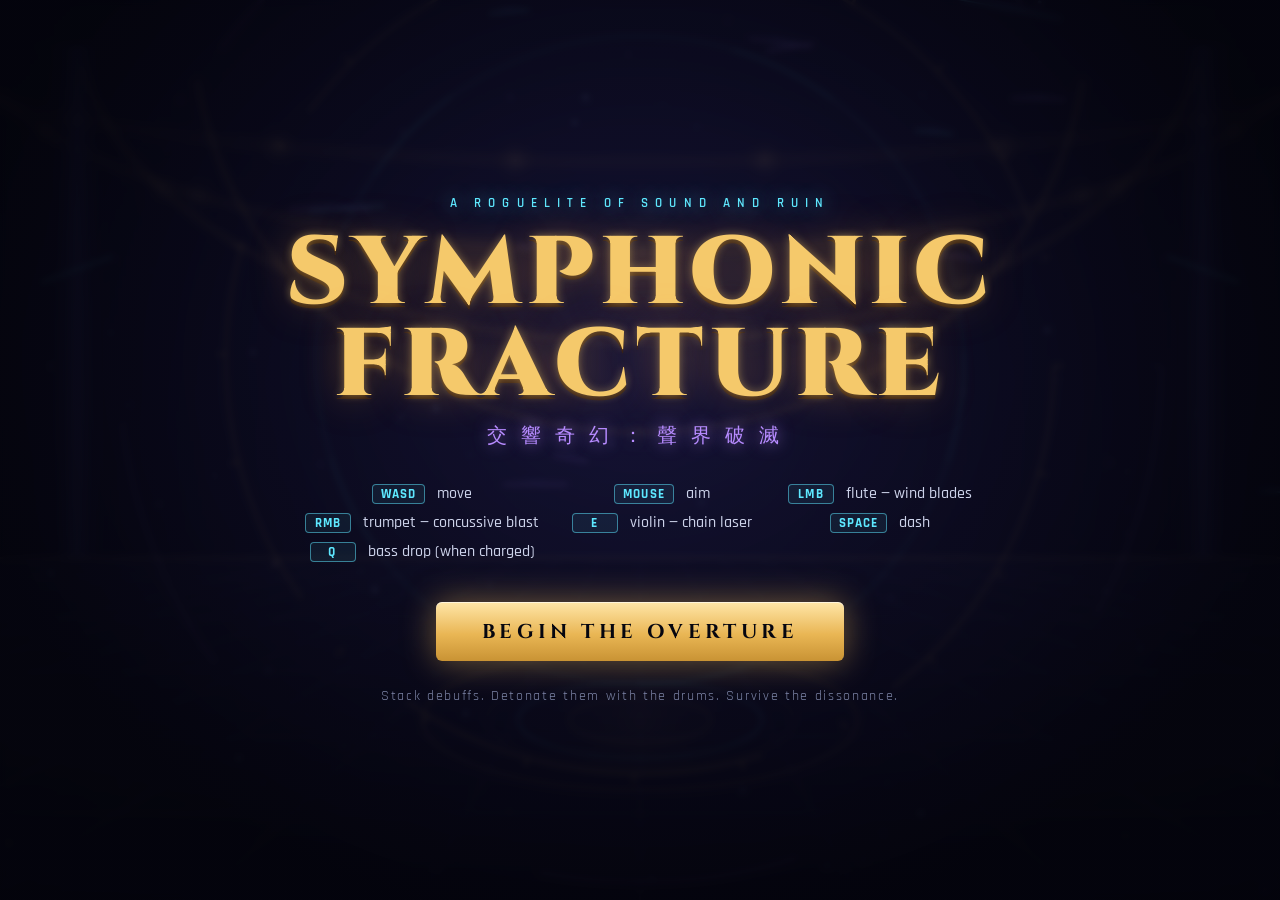
<file: index.html>
<!DOCTYPE html>
<html lang="en">
<head>
<meta charset="UTF-8">
<meta name="viewport" content="width=device-width, initial-scale=1.0">
<title>Symphonic Fracture 交響奇幻：聲界破滅</title>
<link rel="icon" href="data:image/svg+xml,<svg xmlns=%22http://www.w3.org/2000/svg%22 viewBox=%220 0 100 100%22><text y=%22.9em%22 font-size=%2290%22>🎻</text></svg>">
<link rel="stylesheet" href="css/style.css">
</head>
<body>
<div id="game-wrap">
  <canvas id="game"></canvas>

  <!-- HUD -->
  <div id="hud" class="hidden">
    <div id="hud-top">
      <div id="wave-label">MOVEMENT I</div>
      <div id="score-label">0</div>
    </div>
    <div id="hud-bottom">
      <div id="hp-wrap">
        <div class="bar-label">RESONANCE</div>
        <div class="bar"><div id="hp-bar"></div></div>
      </div>
      <div id="bass-wrap">
        <div class="bar-label">BASS DROP <span class="key-hint">[Q]</span></div>
        <div class="bar"><div id="bass-bar"></div></div>
      </div>
      <div id="weapon-dock"></div>
    </div>
    <div id="combo-label" class="hidden">COMBO ×1</div>
  </div>

  <!-- Start menu -->
  <div id="menu" class="screen">
    <div class="menu-inner">
      <div class="title-kicker">A ROGUELITE OF SOUND AND RUIN</div>
      <h1 class="title">SYMPHONIC<br>FRACTURE</h1>
      <div class="title-zh">交響奇幻：聲界破滅</div>
      <div class="menu-controls">
        <div><span class="key">WASD</span> move</div>
        <div><span class="key">MOUSE</span> aim</div>
        <div><span class="key">LMB</span> flute — wind blades</div>
        <div><span class="key">RMB</span> trumpet — concussive blast</div>
        <div><span class="key">E</span> violin — chain laser</div>
        <div><span class="key">SPACE</span> dash</div>
        <div><span class="key">Q</span> bass drop (when charged)</div>
      </div>
      <button id="start-btn" class="big-btn">BEGIN THE OVERTURE</button>
      <div class="menu-foot">Stack debuffs. Detonate them with the drums. Survive the dissonance.</div>
    </div>
  </div>

  <!-- Upgrade picker -->
  <div id="upgrade" class="screen hidden">
    <div class="menu-inner">
      <div class="title-kicker">INTERMISSION</div>
      <h2 class="subtitle">CHOOSE AN ENCORE</h2>
      <div id="upgrade-cards"></div>
    </div>
  </div>

  <!-- Game over -->
  <div id="gameover" class="screen hidden">
    <div class="menu-inner">
      <div class="title-kicker">THE HALL FALLS SILENT</div>
      <h1 class="title small">FINALE</h1>
      <div id="go-stats"></div>
      <button id="retry-btn" class="big-btn">PLAY AGAIN</button>
    </div>
  </div>
</div>

<script src="js/audio.js"></script>
<script src="js/art.js"></script>
<script src="js/entities.js"></script>
<script src="js/weapons.js"></script>
<script src="js/game.js"></script>
</body>
</html>
</file>
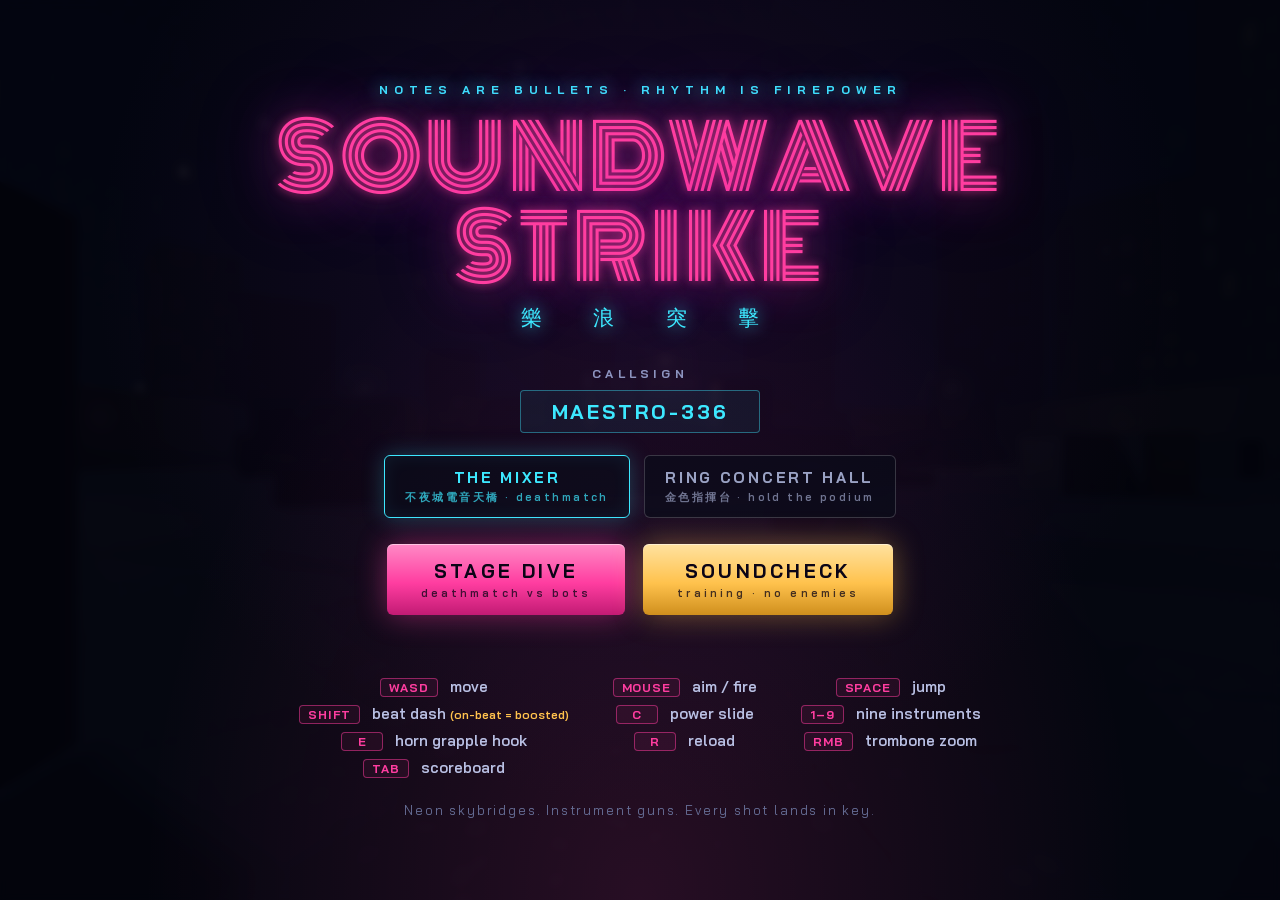
<file: soundwave-strike/index.html>
<!DOCTYPE html>
<html lang="en">
<head>
<meta charset="UTF-8">
<meta name="viewport" content="width=device-width, initial-scale=1.0, maximum-scale=1.0, user-scalable=no, viewport-fit=cover">
<title>Soundwave Strike 樂浪突擊</title>
<link rel="icon" href="data:image/svg+xml,<svg xmlns=%22http://www.w3.org/2000/svg%22 viewBox=%220 0 100 100%22><text y=%22.9em%22 font-size=%2290%22>🎺</text></svg>">
<link rel="stylesheet" href="css/style.css">
</head>
<body>
<div id="wrap">
  <canvas id="game"></canvas>

  <!-- HUD -->
  <div id="hud" class="hidden">
    <div id="crosshair"><div class="ch-dot"></div><div class="ch-l"></div><div class="ch-r"></div><div class="ch-t"></div><div class="ch-b"></div>
      <div id="beat-ring"></div>
    </div>
    <div id="hitmarker" class="hidden">✕</div>
    <div id="dmg-dir" class="hidden"></div>
    <div id="dmg-vignette"></div>

    <div id="hud-bl">
      <div id="hp-num">100</div>
      <div class="bar"><div id="hp-bar"></div></div>
    </div>
    <div id="hud-br">
      <div id="weapon-name">TRUMPET SCATTERHORN</div>
      <div id="ammo"><span id="ammo-mag">6</span><span id="ammo-sep">/</span><span id="ammo-max">6</span></div>
      <div id="weapon-row"></div>
    </div>
    <div id="killfeed"></div>
    <div id="hud-top">
      <span id="match-score">0</span>
      <span id="match-goal">FIRST TO 20</span>
      <span id="match-time">5:00</span>
    </div>
    <div id="center-msg" class="hidden"></div>
    <div id="respawn-msg" class="hidden">
      <div class="rs-title">DROPPED THE BEAT</div>
      <div class="rs-sub">re-entering the mix<span id="rs-count">…</span></div>
    </div>
    <div id="scoreboard" class="hidden"><table id="score-table"></table></div>
  </div>

  <!-- Touch controls (phones/tablets) -->
  <div id="touch-ui" class="hidden">
    <div id="stick-base" class="hidden"><div id="stick-nub"></div></div>
    <div class="tbtn big"   id="tb-fire">FIRE</div>
    <div class="tbtn"       id="tb-jump">JUMP</div>
    <div class="tbtn"       id="tb-dash">DASH</div>
    <div class="tbtn"       id="tb-slide">SLIDE</div>
    <div class="tbtn"       id="tb-grap">🪝</div>
    <div class="tbtn small" id="tb-reload">R</div>
    <div class="tbtn small" id="tb-zoom">🔍</div>
    <div class="tbtn small" id="tb-pause">⏸</div>
    <div class="tbtn small" id="tb-score">≡</div>
  </div>
  <div id="rotate-hint"><div>📱↺<br>請將手機轉為橫向<br><span>ROTATE TO LANDSCAPE</span></div></div>

  <!-- Menu -->
  <div id="menu" class="screen">
    <div class="menu-inner">
      <div class="title-kicker">NOTES ARE BULLETS · RHYTHM IS FIREPOWER</div>
      <h1 class="title">SOUNDWAVE<br>STRIKE</h1>
      <div class="title-zh">樂 浪 突 擊</div>

      <div class="menu-row">
        <label class="callsign-label">CALLSIGN
          <input id="callsign" maxlength="14" spellcheck="false">
        </label>
      </div>

      <div class="map-select">
        <div class="map-chip sel" data-map="mixer">THE MIXER<span>不夜城電音天橋 · deathmatch</span></div>
        <div class="map-chip" data-map="hall">RING CONCERT HALL<span>金色指揮台 · hold the podium</span></div>
      </div>

      <div class="menu-buttons">
        <button id="btn-bots" class="big-btn">STAGE DIVE <span class="btn-sub">deathmatch vs bots</span></button>
        <button id="btn-online" class="big-btn alt hidden">ONLINE JAM <span class="btn-sub">pvp with other viewers</span></button>
        <button id="btn-training" class="big-btn gold">SOUNDCHECK <span class="btn-sub">training · no enemies</span></button>
      </div>
      <div id="online-status" class="online-status"></div>

      <div class="menu-controls">
        <div><span class="key">WASD</span> move</div>
        <div><span class="key">MOUSE</span> aim / fire</div>
        <div><span class="key">SPACE</span> jump</div>
        <div><span class="key">SHIFT</span> beat dash <em>(on-beat = boosted)</em></div>
        <div><span class="key">C</span> power slide</div>
        <div><span class="key">1–9</span> nine instruments</div>
        <div><span class="key">E</span> horn grapple hook</div>
        <div><span class="key">R</span> reload</div>
        <div><span class="key">RMB</span> trombone zoom</div>
        <div><span class="key">TAB</span> scoreboard</div>
      </div>
      <div class="menu-foot">Neon skybridges. Instrument guns. Every shot lands in key.</div>
    </div>
  </div>

  <!-- Pause -->
  <div id="pause" class="screen hidden">
    <div class="menu-inner">
      <h2 class="subtitle">INTERMISSION</h2>
      <button id="btn-resume" class="big-btn">BACK TO THE PIT</button>
      <button id="btn-quit" class="big-btn alt">LEAVE MATCH</button>
    </div>
  </div>

  <!-- Match end -->
  <div id="matchend" class="screen hidden">
    <div class="menu-inner">
      <div class="title-kicker" id="end-kicker">ENCORE</div>
      <h1 class="title small" id="end-title">VICTORY</h1>
      <div id="end-stats"></div>
      <button id="btn-again" class="big-btn">PLAY AGAIN</button>
      <button id="btn-menu" class="big-btn alt">MAIN MENU</button>
    </div>
  </div>
</div>

<script src="vendor/three.min.js"></script>
<script src="js/audio.js"></script>
<script src="js/world.js"></script>
<script src="js/weapons.js"></script>
<script src="js/actors.js"></script>
<script src="js/net.js"></script>
<script src="js/game.js"></script>
</body>
</html>
</file>
<file: css/style.css>
/* ── Symphonic Fracture UI ─────────────────────────────────────────── */
@import url('https://fonts.googleapis.com/css2?family=Cinzel:wght@500;700;900&family=Rajdhani:wght@400;500;600;700&display=swap');

:root {
  --gold: #f5c96b;
  --gold-dim: #a8853f;
  --cyan: #5ee8ff;
  --violet: #b78bff;
  --rose: #ff5e8a;
  --ink: #06060f;
  --panel: rgba(10, 12, 28, 0.82);
}

* { margin: 0; padding: 0; box-sizing: border-box; }

html, body {
  width: 100%; height: 100%;
  background: var(--ink);
  overflow: hidden;
  font-family: 'Rajdhani', 'Segoe UI', sans-serif;
  user-select: none;
  -webkit-user-select: none;
}

#game-wrap { position: fixed; inset: 0; }
#game { position: absolute; inset: 0; width: 100%; height: 100%; display: block; cursor: crosshair; }

.hidden { display: none !important; }

/* ── Screens ── */
.screen {
  position: absolute; inset: 0;
  display: flex; align-items: center; justify-content: center;
  background: radial-gradient(ellipse at 50% 40%, rgba(20,16,50,0.55), rgba(4,4,12,0.88) 75%);
  backdrop-filter: blur(3px);
  z-index: 20;
}
.menu-inner { text-align: center; padding: 24px; max-width: 900px; }

.title-kicker {
  color: var(--cyan);
  letter-spacing: 0.55em;
  font-size: 13px;
  font-weight: 600;
  margin-bottom: 18px;
  text-shadow: 0 0 18px rgba(94,232,255,0.8);
}
h1.title {
  font-family: 'Cinzel', serif;
  font-weight: 900;
  font-size: clamp(48px, 9vw, 96px);
  line-height: 0.95;
  color: var(--gold);
  text-shadow:
    0 0 8px rgba(245,201,107,0.45),
    0 0 42px rgba(245,160,60,0.35),
    0 4px 0 rgba(60,30,0,0.6);
  letter-spacing: 0.06em;
}
h1.title.small { font-size: clamp(40px, 6vw, 64px); }
h2.subtitle {
  font-family: 'Cinzel', serif;
  font-weight: 700;
  font-size: 34px;
  color: var(--gold);
  text-shadow: 0 0 24px rgba(245,201,107,0.4);
  margin-bottom: 26px;
}
.title-zh {
  margin-top: 10px;
  font-size: 20px;
  letter-spacing: 0.7em;
  color: var(--violet);
  text-shadow: 0 0 16px rgba(183,139,255,0.7);
}

.menu-controls {
  margin: 34px auto 8px;
  display: grid;
  grid-template-columns: repeat(auto-fit, minmax(190px, max-content));
  justify-content: center;
  gap: 8px 28px;
  color: #cdd3ea;
  font-size: 16px;
  font-weight: 500;
}
.key {
  display: inline-block;
  min-width: 46px;
  padding: 1px 8px;
  margin-right: 8px;
  border: 1px solid rgba(94,232,255,0.5);
  border-radius: 4px;
  color: var(--cyan);
  font-weight: 700;
  font-size: 13px;
  letter-spacing: 0.08em;
  background: rgba(94,232,255,0.07);
  text-align: center;
}

.big-btn {
  margin-top: 32px;
  font-family: 'Cinzel', serif;
  font-weight: 700;
  font-size: 20px;
  letter-spacing: 0.22em;
  color: var(--ink);
  background: linear-gradient(180deg, #ffe6a8, #e9b654 55%, #c99334);
  border: none;
  border-radius: 6px;
  padding: 16px 46px;
  cursor: pointer;
  box-shadow: 0 0 34px rgba(245,190,90,0.45), inset 0 1px 0 rgba(255,255,255,0.6);
  transition: transform .12s ease, box-shadow .12s ease;
}
.big-btn:hover { transform: translateY(-2px) scale(1.02); box-shadow: 0 0 54px rgba(245,190,90,0.7), inset 0 1px 0 rgba(255,255,255,0.6); }

.menu-foot { margin-top: 26px; color: #7e86a8; font-size: 14px; letter-spacing: 0.12em; }

/* ── Upgrade cards ── */
#upgrade-cards { display: flex; gap: 22px; justify-content: center; flex-wrap: wrap; }
.card {
  width: 230px;
  padding: 26px 20px 22px;
  background: var(--panel);
  border: 1px solid rgba(245,201,107,0.35);
  border-radius: 10px;
  cursor: pointer;
  transition: transform .14s ease, border-color .14s ease, box-shadow .14s ease;
  box-shadow: 0 12px 40px rgba(0,0,0,0.55);
}
.card:hover {
  transform: translateY(-8px);
  border-color: var(--gold);
  box-shadow: 0 0 38px rgba(245,201,107,0.28), 0 16px 44px rgba(0,0,0,0.6);
}
.card .card-icon { font-size: 42px; margin-bottom: 12px; filter: drop-shadow(0 0 12px rgba(245,201,107,0.8)); }
.card h3 {
  font-family: 'Cinzel', serif;
  color: var(--gold);
  font-size: 17px;
  letter-spacing: 0.08em;
  margin-bottom: 10px;
}
.card p { color: #b9c0dd; font-size: 14px; line-height: 1.45; }
.card .card-tag {
  display: inline-block;
  margin-bottom: 10px;
  font-size: 11px;
  letter-spacing: 0.25em;
  color: var(--cyan);
  border: 1px solid rgba(94,232,255,0.4);
  border-radius: 3px;
  padding: 2px 8px;
}
.card.new-weapon { border-color: rgba(183,139,255,0.6); }
.card.new-weapon:hover { border-color: var(--violet); box-shadow: 0 0 38px rgba(183,139,255,0.35), 0 16px 44px rgba(0,0,0,0.6); }
.card.new-weapon .card-tag { color: var(--violet); border-color: rgba(183,139,255,0.5); }

/* ── HUD ── */
#hud { position: absolute; inset: 0; pointer-events: none; z-index: 10; }

#hud-top {
  position: absolute; top: 18px; left: 0; right: 0;
  display: flex; justify-content: center; gap: 40px; align-items: baseline;
}
#wave-label {
  font-family: 'Cinzel', serif;
  color: var(--gold);
  font-size: 22px;
  letter-spacing: 0.35em;
  text-shadow: 0 0 18px rgba(245,201,107,0.55);
}
#score-label {
  color: var(--cyan);
  font-size: 19px;
  font-weight: 600;
  letter-spacing: 0.15em;
  text-shadow: 0 0 14px rgba(94,232,255,0.7);
}

#hud-bottom {
  position: absolute; left: 26px; bottom: 22px;
  display: flex; flex-direction: column; gap: 10px;
  width: 320px;
}
.bar-label { color: #9aa2c8; font-size: 12px; letter-spacing: 0.3em; margin-bottom: 4px; font-weight: 600; }
.key-hint { color: var(--gold); }
.bar {
  height: 12px;
  background: rgba(255,255,255,0.06);
  border: 1px solid rgba(255,255,255,0.14);
  border-radius: 6px;
  overflow: hidden;
}
#hp-bar {
  height: 100%; width: 100%;
  background: linear-gradient(90deg, #ff5e8a, #ffb36b);
  box-shadow: 0 0 14px rgba(255,94,138,0.8);
  border-radius: 6px;
  transition: width .18s ease;
}
#bass-bar {
  height: 100%; width: 0%;
  background: linear-gradient(90deg, #5ee8ff, #b78bff);
  box-shadow: 0 0 14px rgba(94,232,255,0.8);
  border-radius: 6px;
  transition: width .15s ease;
}
#bass-wrap.ready .bar { border-color: var(--cyan); }
#bass-wrap.ready #bass-bar { animation: bassPulse .8s ease-in-out infinite alternate; }
@keyframes bassPulse {
  from { box-shadow: 0 0 10px rgba(94,232,255,0.7); filter: brightness(1); }
  to   { box-shadow: 0 0 26px rgba(183,139,255,1); filter: brightness(1.45); }
}

#weapon-dock { display: flex; gap: 8px; margin-top: 4px; }
.wslot {
  width: 44px; height: 44px;
  display: flex; align-items: center; justify-content: center;
  font-size: 22px;
  background: var(--panel);
  border: 1px solid rgba(255,255,255,0.14);
  border-radius: 8px;
  opacity: 0.35;
  filter: grayscale(0.8);
}
.wslot.owned { opacity: 1; filter: none; border-color: rgba(245,201,107,0.5); box-shadow: 0 0 12px rgba(245,201,107,0.2); }

#combo-label {
  position: absolute; right: 30px; bottom: 30px;
  font-family: 'Cinzel', serif;
  font-size: 30px;
  color: var(--violet);
  letter-spacing: 0.12em;
  text-shadow: 0 0 22px rgba(183,139,255,0.9);
}

#go-stats {
  margin: 26px 0 4px;
  color: #cdd3ea;
  font-size: 18px;
  line-height: 2;
  letter-spacing: 0.1em;
}
#go-stats b { color: var(--gold); font-size: 22px; }
</file>
<file: soundwave-strike/css/style.css>
/* ── Soundwave Strike UI ───────────────────────────────────────────── */
@import url('https://fonts.googleapis.com/css2?family=Bai+Jamjuree:wght@500;600;700&family=Monoton&family=Rajdhani:wght@500;600;700&display=swap');

:root {
  --magenta: #ff3da0;
  --cyan: #3de8ff;
  --amber: #ffc24d;
  --ink: #05060f;
  --panel: rgba(8, 10, 26, 0.85);
}

* { margin: 0; padding: 0; box-sizing: border-box; }

html, body {
  width: 100%; height: 100%;
  background: var(--ink);
  overflow: hidden;
  font-family: 'Bai Jamjuree', 'Rajdhani', sans-serif;
  user-select: none;
  -webkit-user-select: none;
  color: #dfe4ff;
}

#wrap { position: fixed; inset: 0; }
#game { position: absolute; inset: 0; width: 100%; height: 100%; display: block; cursor: crosshair; }

.hidden { display: none !important; }

/* ── screens ── */
.screen {
  position: absolute; inset: 0;
  display: flex; align-items: center; justify-content: center;
  background:
    radial-gradient(ellipse at 50% 30%, rgba(60,20,80,0.35), transparent 60%),
    radial-gradient(ellipse at 50% 100%, rgba(255,61,160,0.14), transparent 55%),
    rgba(3, 4, 12, 0.86);
  backdrop-filter: blur(4px);
  z-index: 30;
}
.menu-inner { text-align: center; padding: 24px; max-width: 860px; }

.title-kicker {
  color: var(--cyan);
  letter-spacing: 0.5em;
  font-size: 12px;
  font-weight: 700;
  margin-bottom: 16px;
  text-shadow: 0 0 16px rgba(61,232,255,0.9);
}
h1.title {
  font-family: 'Monoton', 'Bai Jamjuree', cursive;
  font-weight: 400;
  font-size: clamp(44px, 8.5vw, 88px);
  line-height: 1.02;
  color: var(--magenta);
  text-shadow:
    0 0 10px rgba(255,61,160,0.75),
    0 0 46px rgba(255,61,160,0.5),
    0 0 90px rgba(120,30,255,0.4);
  letter-spacing: 0.04em;
}
h1.title.small { font-size: clamp(36px, 5.5vw, 60px); }
h2.subtitle {
  font-family: 'Monoton', cursive;
  font-weight: 400;
  font-size: 34px;
  color: var(--cyan);
  text-shadow: 0 0 24px rgba(61,232,255,0.6);
  margin-bottom: 30px;
}
.title-zh {
  margin-top: 12px;
  font-size: 21px;
  letter-spacing: 1.1em;
  text-indent: 1.1em;
  color: var(--cyan);
  text-shadow: 0 0 18px rgba(61,232,255,0.8);
}

.menu-row { margin-top: 30px; }
.callsign-label {
  font-size: 12px;
  letter-spacing: 0.35em;
  color: #8d94c0;
  font-weight: 700;
}
#callsign {
  display: block;
  margin: 8px auto 0;
  width: 240px;
  text-align: center;
  background: rgba(61,232,255,0.06);
  border: 1px solid rgba(61,232,255,0.4);
  border-radius: 4px;
  color: var(--cyan);
  font-family: inherit;
  font-size: 20px;
  font-weight: 700;
  letter-spacing: 0.14em;
  padding: 8px 10px;
  outline: none;
}
#callsign:focus { border-color: var(--cyan); box-shadow: 0 0 18px rgba(61,232,255,0.35); }

.map-select { margin-top: 22px; display: flex; gap: 14px; justify-content: center; flex-wrap: wrap; }
.map-chip {
  min-width: 220px;
  padding: 12px 20px;
  border: 1px solid rgba(255,255,255,0.18);
  border-radius: 6px;
  background: rgba(10,12,26,0.7);
  cursor: pointer;
  font-weight: 700;
  font-size: 15px;
  letter-spacing: 0.18em;
  color: #9aa2c4;
  transition: border-color .12s ease, color .12s ease, box-shadow .12s ease;
  display: flex; flex-direction: column; gap: 3px; align-items: center;
}
.map-chip span { font-size: 11px; font-weight: 600; letter-spacing: 0.22em; opacity: 0.7; }
.map-chip:hover { border-color: rgba(61,232,255,0.5); color: #cdd6ff; }
.map-chip.sel {
  border-color: var(--cyan);
  color: var(--cyan);
  box-shadow: 0 0 22px rgba(61,232,255,0.25), inset 0 0 18px rgba(61,232,255,0.08);
}

.menu-buttons { margin-top: 26px; display: flex; gap: 18px; justify-content: center; flex-wrap: wrap; }
.big-btn {
  font-family: 'Bai Jamjuree', sans-serif;
  font-weight: 700;
  font-size: 19px;
  letter-spacing: 0.18em;
  color: #0b0416;
  background: linear-gradient(180deg, #ff8ac6, var(--magenta) 55%, #c21b74);
  border: none;
  border-radius: 6px;
  padding: 15px 34px;
  cursor: pointer;
  box-shadow: 0 0 30px rgba(255,61,160,0.45), inset 0 1px 0 rgba(255,255,255,0.5);
  transition: transform .12s ease, box-shadow .12s ease;
  display: inline-flex;
  flex-direction: column;
  align-items: center;
  gap: 3px;
}
.big-btn:hover { transform: translateY(-2px) scale(1.02); box-shadow: 0 0 52px rgba(255,61,160,0.75), inset 0 1px 0 rgba(255,255,255,0.5); }
.big-btn.alt {
  background: linear-gradient(180deg, #9ef2ff, var(--cyan) 55%, #12a8c4);
  box-shadow: 0 0 30px rgba(61,232,255,0.4), inset 0 1px 0 rgba(255,255,255,0.5);
}
.big-btn.alt:hover { box-shadow: 0 0 52px rgba(61,232,255,0.7), inset 0 1px 0 rgba(255,255,255,0.5); }
.big-btn.gold {
  background: linear-gradient(180deg, #ffe2a0, var(--amber) 55%, #cf8f1d);
  box-shadow: 0 0 30px rgba(255,194,77,0.4), inset 0 1px 0 rgba(255,255,255,0.5);
}
.big-btn.gold:hover { box-shadow: 0 0 52px rgba(255,194,77,0.7), inset 0 1px 0 rgba(255,255,255,0.5); }
.btn-sub { font-size: 11px; font-weight: 600; letter-spacing: 0.28em; opacity: 0.75; }
#matchend .big-btn, #pause .big-btn { margin: 8px; }

.online-status { margin-top: 14px; font-size: 13px; letter-spacing: 0.2em; color: #8d94c0; min-height: 18px; }
.online-status b { color: var(--cyan); }

.menu-controls {
  margin: 30px auto 8px;
  display: grid;
  grid-template-columns: repeat(auto-fit, minmax(180px, max-content));
  justify-content: center;
  gap: 7px 26px;
  color: #b9c0e4;
  font-size: 15px;
  font-weight: 600;
}
.menu-controls em { color: var(--amber); font-style: normal; font-size: 12px; }
.key {
  display: inline-block;
  min-width: 42px;
  padding: 1px 8px;
  margin-right: 8px;
  border: 1px solid rgba(255,61,160,0.5);
  border-radius: 4px;
  color: var(--magenta);
  font-weight: 700;
  font-size: 12px;
  letter-spacing: 0.08em;
  background: rgba(255,61,160,0.07);
  text-align: center;
}
.menu-foot { margin-top: 24px; color: #666e96; font-size: 13px; letter-spacing: 0.14em; }

/* ── HUD ── */
#hud { position: absolute; inset: 0; pointer-events: none; z-index: 10; }

#crosshair {
  position: absolute; left: 50%; top: 50%;
  width: 0; height: 0;
}
#crosshair div { position: absolute; background: rgba(61,232,255,0.95); box-shadow: 0 0 6px rgba(61,232,255,0.9); }
.ch-dot { width: 3px; height: 3px; left: -1.5px; top: -1.5px; border-radius: 50%; }
.ch-l { width: 8px; height: 2px; left: calc(-10px - var(--sp, 4px)); top: -1px; }
.ch-r { width: 8px; height: 2px; left: calc(2px + var(--sp, 4px)); top: -1px; }
.ch-t { width: 2px; height: 8px; left: -1px; top: calc(-10px - var(--sp, 4px)); }
.ch-b { width: 2px; height: 8px; left: -1px; top: calc(2px + var(--sp, 4px)); }
#beat-ring {
  position: absolute; left: -19px; top: -19px;
  width: 38px; height: 38px;
  border: 1px solid rgba(255,194,77,0.0);
  border-radius: 50%;
  background: transparent !important;
  box-shadow: none !important;
}
#beat-ring.pulse { border-color: rgba(255,194,77,0.8); }

#hitmarker {
  position: absolute; left: 50%; top: 50%;
  transform: translate(-50%, -50%);
  font-size: 26px;
  font-weight: 700;
  color: #fff;
  text-shadow: 0 0 10px var(--magenta);
}
#hitmarker.kill { color: var(--amber); font-size: 34px; }

#dmg-dir {
  position: absolute; left: 50%; top: 50%;
  width: 0; height: 0;
  border-left: 13px solid transparent;
  border-right: 13px solid transparent;
  border-bottom: 20px solid rgba(255,50,80,0.9);
  filter: drop-shadow(0 0 8px rgba(255,50,80,0.8));
  transform-origin: 50% 100%;
  /* rotation set from JS: translate then rotate around center */
}

#dmg-vignette {
  position: absolute; inset: 0;
  background: radial-gradient(ellipse at center, transparent 55%, rgba(255,30,80,0.55) 100%);
  opacity: 0;
  transition: opacity .1s ease;
}

#hud-bl { position: absolute; left: 28px; bottom: 26px; }
#hp-num {
  font-size: 44px; font-weight: 700; color: #fff;
  text-shadow: 0 0 14px rgba(61,232,255,0.8);
  font-variant-numeric: tabular-nums;
  line-height: 1;
}
#hud-bl .bar {
  margin-top: 8px;
  width: 220px; height: 8px;
  background: rgba(255,255,255,0.08);
  border: 1px solid rgba(255,255,255,0.16);
  border-radius: 4px;
  overflow: hidden;
}
#hp-bar {
  height: 100%; width: 100%;
  background: linear-gradient(90deg, var(--cyan), #7dffd0);
  box-shadow: 0 0 12px rgba(61,232,255,0.8);
  transition: width .15s ease;
}
#hp-bar.low { background: linear-gradient(90deg, #ff3d6a, #ff8a4d); box-shadow: 0 0 12px rgba(255,61,106,0.9); }

#hud-br { position: absolute; right: 30px; bottom: 26px; text-align: right; }
#weapon-name {
  font-size: 15px; font-weight: 700; letter-spacing: 0.3em;
  color: var(--amber);
  text-shadow: 0 0 12px rgba(255,194,77,0.7);
}
#ammo { margin-top: 2px; font-variant-numeric: tabular-nums; }
#ammo-mag { font-size: 42px; font-weight: 700; color: #fff; text-shadow: 0 0 14px rgba(255,61,160,0.8); }
#ammo-sep { font-size: 24px; color: #666e96; margin: 0 4px; }
#ammo-max { font-size: 20px; color: #8d94c0; }
#weapon-row { margin-top: 8px; display: flex; gap: 6px; justify-content: flex-end; }
.wpip {
  width: 34px; height: 26px;
  display: flex; align-items: center; justify-content: center;
  font-size: 15px;
  border: 1px solid rgba(255,255,255,0.15);
  border-radius: 4px;
  background: var(--panel);
  opacity: 0.45;
}
.wpip.sel { opacity: 1; border-color: var(--amber); box-shadow: 0 0 10px rgba(255,194,77,0.4); }

#killfeed {
  position: absolute; right: 26px; top: 66px;
  display: flex; flex-direction: column; gap: 6px; align-items: flex-end;
  font-size: 14px; font-weight: 600;
}
.kf {
  background: var(--panel);
  border: 1px solid rgba(255,255,255,0.1);
  border-left: 3px solid var(--magenta);
  border-radius: 4px;
  padding: 4px 12px;
  letter-spacing: 0.06em;
  animation: kfIn .18s ease;
}
.kf .k { color: var(--cyan); }
.kf .v { color: #ff7ea8; }
.kf .w { color: var(--amber); margin: 0 6px; }
.kf.me { border-left-color: var(--amber); }
@keyframes kfIn { from { transform: translateX(20px); opacity: 0; } to { transform: none; opacity: 1; } }

#hud-top {
  position: absolute; top: 18px; left: 50%; transform: translateX(-50%);
  display: flex; gap: 26px; align-items: baseline;
  background: var(--panel);
  border: 1px solid rgba(255,255,255,0.1);
  border-radius: 6px;
  padding: 6px 22px;
  letter-spacing: 0.2em;
}
#match-score { font-size: 22px; font-weight: 700; color: var(--magenta); font-variant-numeric: tabular-nums; }
#match-goal { font-size: 12px; color: #8d94c0; font-weight: 700; }
#match-time { font-size: 18px; font-weight: 700; color: var(--cyan); font-variant-numeric: tabular-nums; }

#center-msg {
  position: absolute; left: 50%; top: 32%;
  transform: translateX(-50%);
  font-family: 'Monoton', cursive;
  font-size: 34px;
  color: var(--amber);
  text-shadow: 0 0 24px rgba(255,194,77,0.8);
  letter-spacing: 0.1em;
  white-space: nowrap;
}

#respawn-msg {
  position: absolute; left: 50%; top: 42%;
  transform: translateX(-50%);
  text-align: center;
}
.rs-title {
  font-family: 'Monoton', cursive;
  font-size: 40px;
  color: var(--magenta);
  text-shadow: 0 0 30px rgba(255,61,160,0.8);
}
.rs-sub { margin-top: 10px; font-size: 15px; letter-spacing: 0.3em; color: #b9c0e4; }

#scoreboard {
  position: absolute; left: 50%; top: 50%;
  transform: translate(-50%, -50%);
  background: var(--panel);
  border: 1px solid rgba(61,232,255,0.35);
  border-radius: 8px;
  padding: 18px 26px;
  box-shadow: 0 20px 60px rgba(0,0,0,0.6);
  min-width: 420px;
}
#score-table { width: 100%; border-collapse: collapse; font-size: 15px; }
#score-table th {
  text-align: left; color: #8d94c0; font-size: 11px; letter-spacing: 0.3em;
  padding: 4px 14px; border-bottom: 1px solid rgba(255,255,255,0.12);
}
#score-table td { padding: 6px 14px; font-weight: 600; font-variant-numeric: tabular-nums; }
#score-table tr.me td { color: var(--amber); }
#score-table td:first-child { color: inherit; }

#end-stats { margin: 24px 0 10px; font-size: 17px; line-height: 2; letter-spacing: 0.12em; color: #b9c0e4; }
#end-stats b { color: var(--amber); font-size: 21px; }

/* ── Touch controls ── */
#touch-ui { position: fixed; inset: 0; z-index: 15; pointer-events: none; touch-action: none; }
#game { touch-action: none; }

#stick-base {
  position: fixed;
  width: 120px; height: 120px;
  border: 2px solid rgba(61,232,255,0.4);
  border-radius: 50%;
  background: rgba(61,232,255,0.06);
}
#stick-nub {
  position: absolute; left: 35px; top: 35px;
  width: 50px; height: 50px;
  border-radius: 50%;
  background: rgba(61,232,255,0.35);
  border: 1.5px solid rgba(61,232,255,0.8);
  box-shadow: 0 0 16px rgba(61,232,255,0.5);
}

.tbtn {
  position: fixed;
  width: 62px; height: 62px;
  display: flex; align-items: center; justify-content: center;
  border-radius: 50%;
  background: rgba(12,15,32,0.55);
  border: 1.5px solid rgba(255,255,255,0.3);
  color: #dfe4ff;
  font-weight: 700;
  font-size: 13px;
  letter-spacing: 0.08em;
  pointer-events: auto;
  touch-action: none;
  user-select: none;
  -webkit-user-select: none;
}
.tbtn.on { background: rgba(61,232,255,0.3); border-color: var(--cyan); }
.tbtn.lock { background: rgba(255,194,77,0.3); border-color: var(--amber); }
.tbtn.big { width: 96px; height: 96px; font-size: 17px; border-color: rgba(255,61,160,0.6); background: rgba(255,61,160,0.14); }
.tbtn.small { width: 46px; height: 46px; font-size: 15px; }

#tb-fire   { right: calc(24px + env(safe-area-inset-right)); bottom: 86px; }
#tb-jump   { right: calc(138px + env(safe-area-inset-right)); bottom: 60px; }
#tb-dash   { right: calc(126px + env(safe-area-inset-right)); bottom: 148px; }
#tb-slide  { right: calc(42px + env(safe-area-inset-right)); bottom: 200px; }
#tb-grap   { right: calc(214px + env(safe-area-inset-right)); bottom: 44px; font-size: 22px; }
#tb-reload { right: calc(36px + env(safe-area-inset-right)); bottom: 280px; }
#tb-zoom   { right: calc(96px + env(safe-area-inset-right)); bottom: 252px; }
#tb-pause  { left: calc(16px + env(safe-area-inset-left)); top: 14px; }
#tb-score  { left: calc(72px + env(safe-area-inset-left)); top: 14px; }

/* HUD repositioning + bigger tap targets on touch devices */
body.touch #hud-bl { left: 20px; bottom: 150px; }
body.touch #hp-num { font-size: 32px; }
body.touch #hud-bl .bar { width: 160px; }
body.touch #hud-br {
  left: 50%; right: auto;
  transform: translateX(-50%);
  bottom: 6px;
  text-align: center;
}
body.touch #hud-br #weapon-row { justify-content: center; margin-top: 3px; }
body.touch #ammo-mag { font-size: 20px; }
body.touch #ammo-sep { font-size: 14px; }
body.touch #ammo-max { font-size: 13px; }
body.touch #weapon-name { font-size: 10px; letter-spacing: 0.24em; }
body.touch #hud-top { top: 10px; padding: 4px 14px; gap: 16px; }
body.touch #killfeed { top: 52px; right: 16px; font-size: 12px; }
.wpip { pointer-events: auto; cursor: pointer; }
body.touch .wpip { width: 40px; height: 34px; font-size: 17px; }
body.touch #combo-label { display: none; }

/* rotate hint: touch devices in portrait only */
#rotate-hint {
  display: none;
  position: fixed; inset: 0;
  z-index: 60;
  background: rgba(4,5,14,0.94);
  align-items: center; justify-content: center;
  text-align: center;
  font-size: 24px;
  line-height: 1.8;
  letter-spacing: 0.1em;
  color: var(--cyan);
}
#rotate-hint span { font-size: 13px; color: #8d94c0; letter-spacing: 0.3em; }
@media (orientation: portrait) {
  body.touch #rotate-hint { display: flex; }
}
</file>
